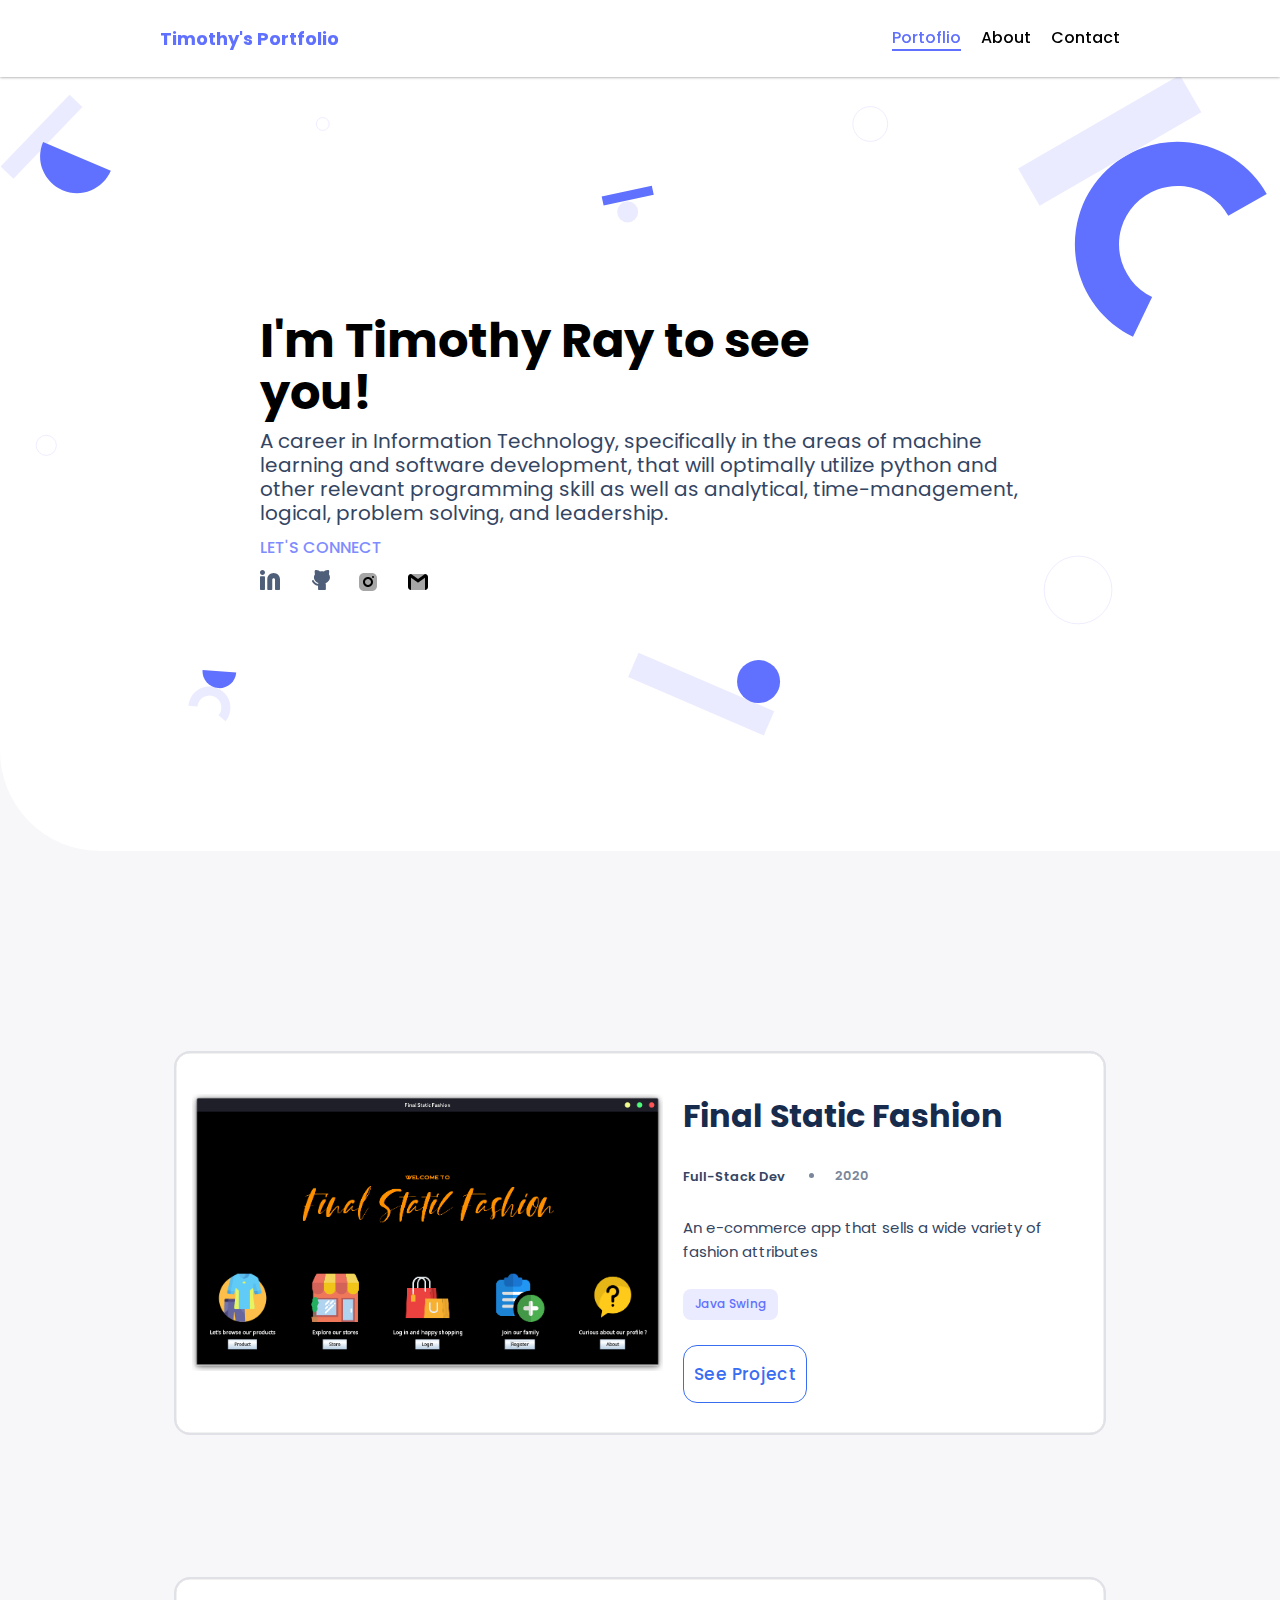
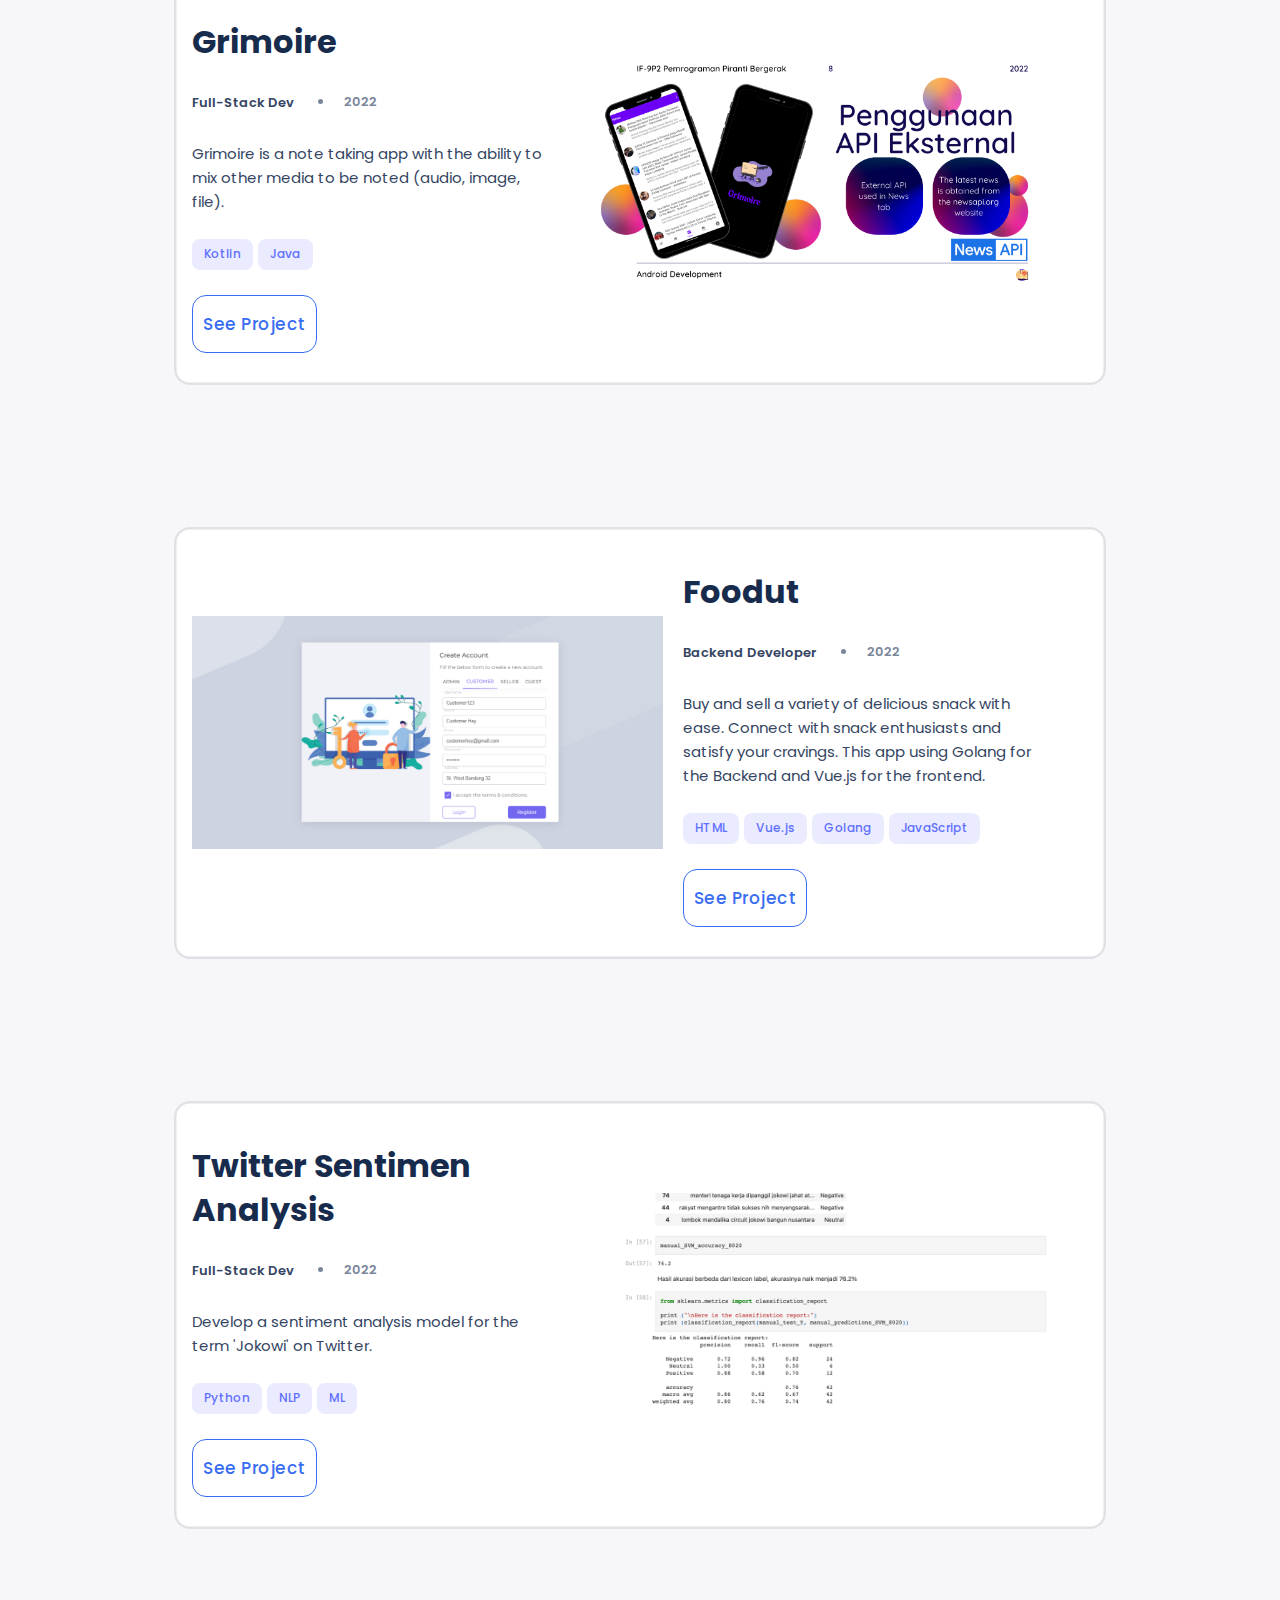
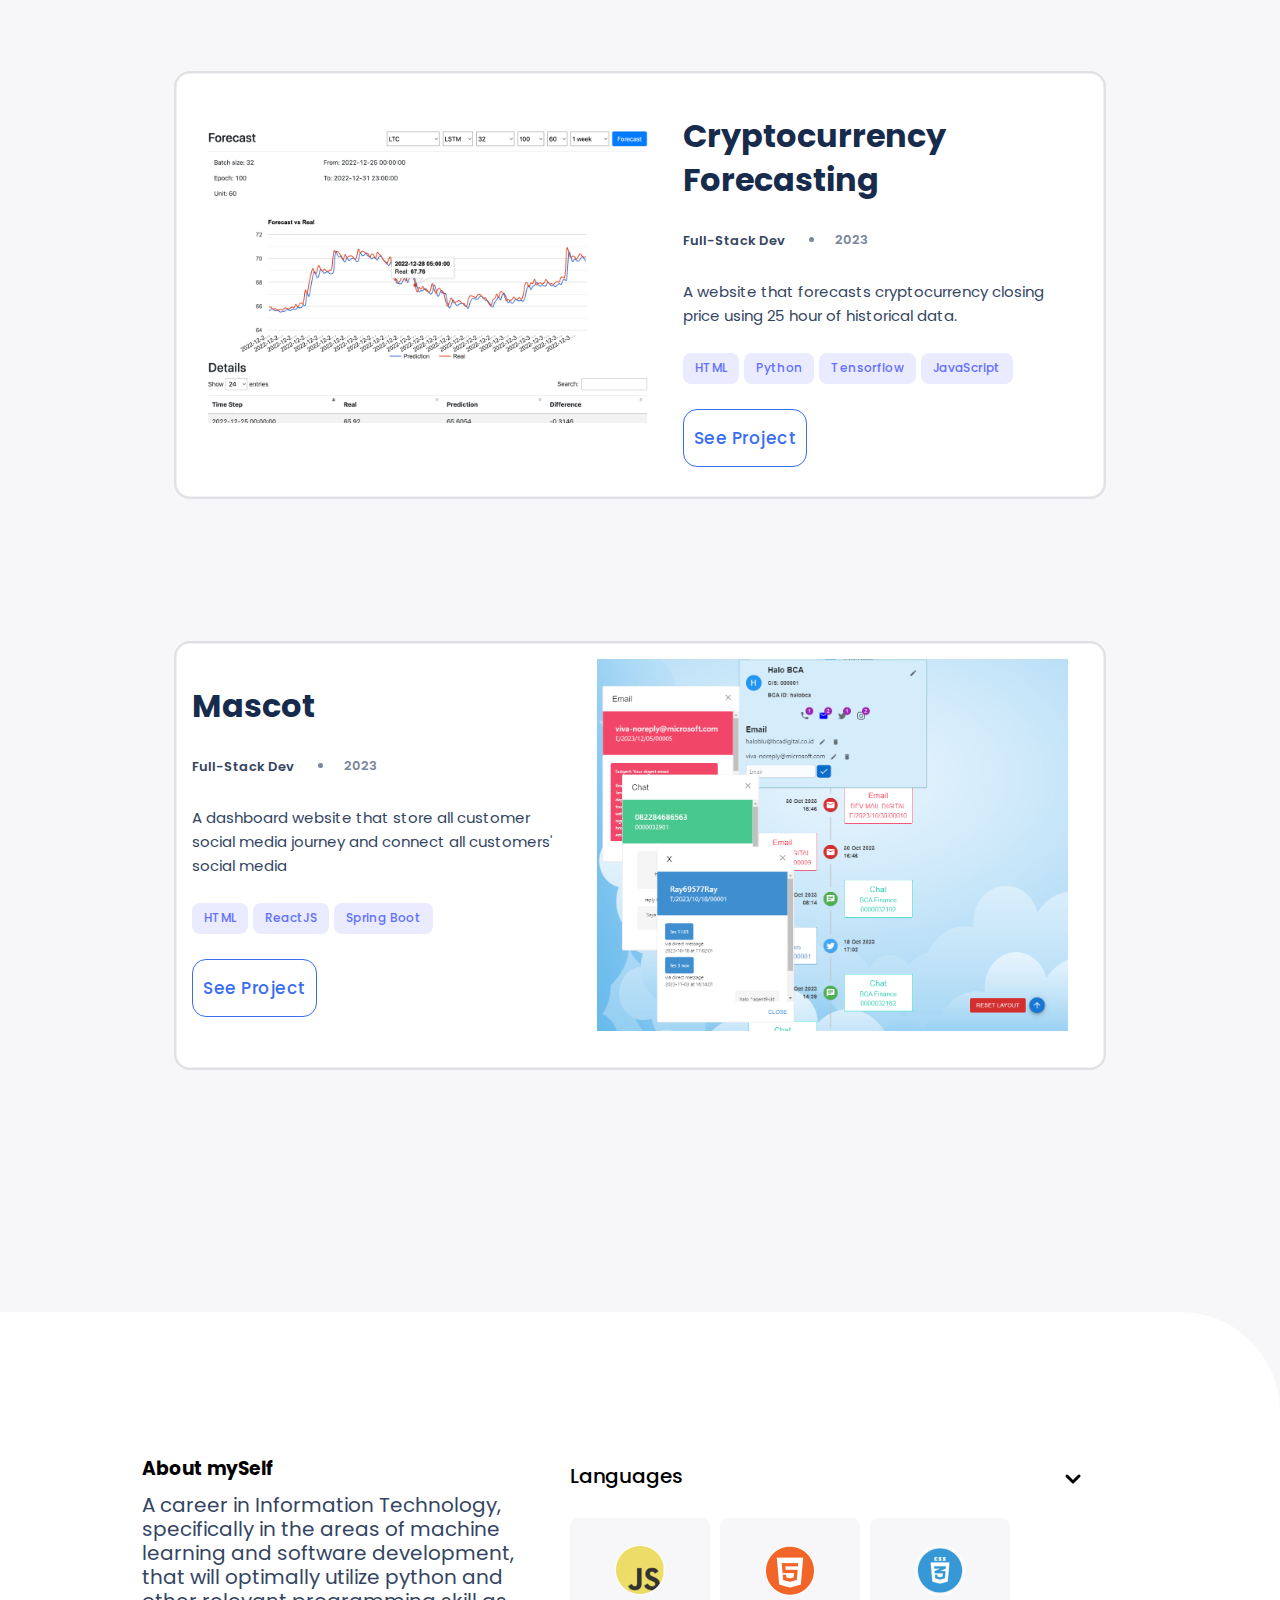
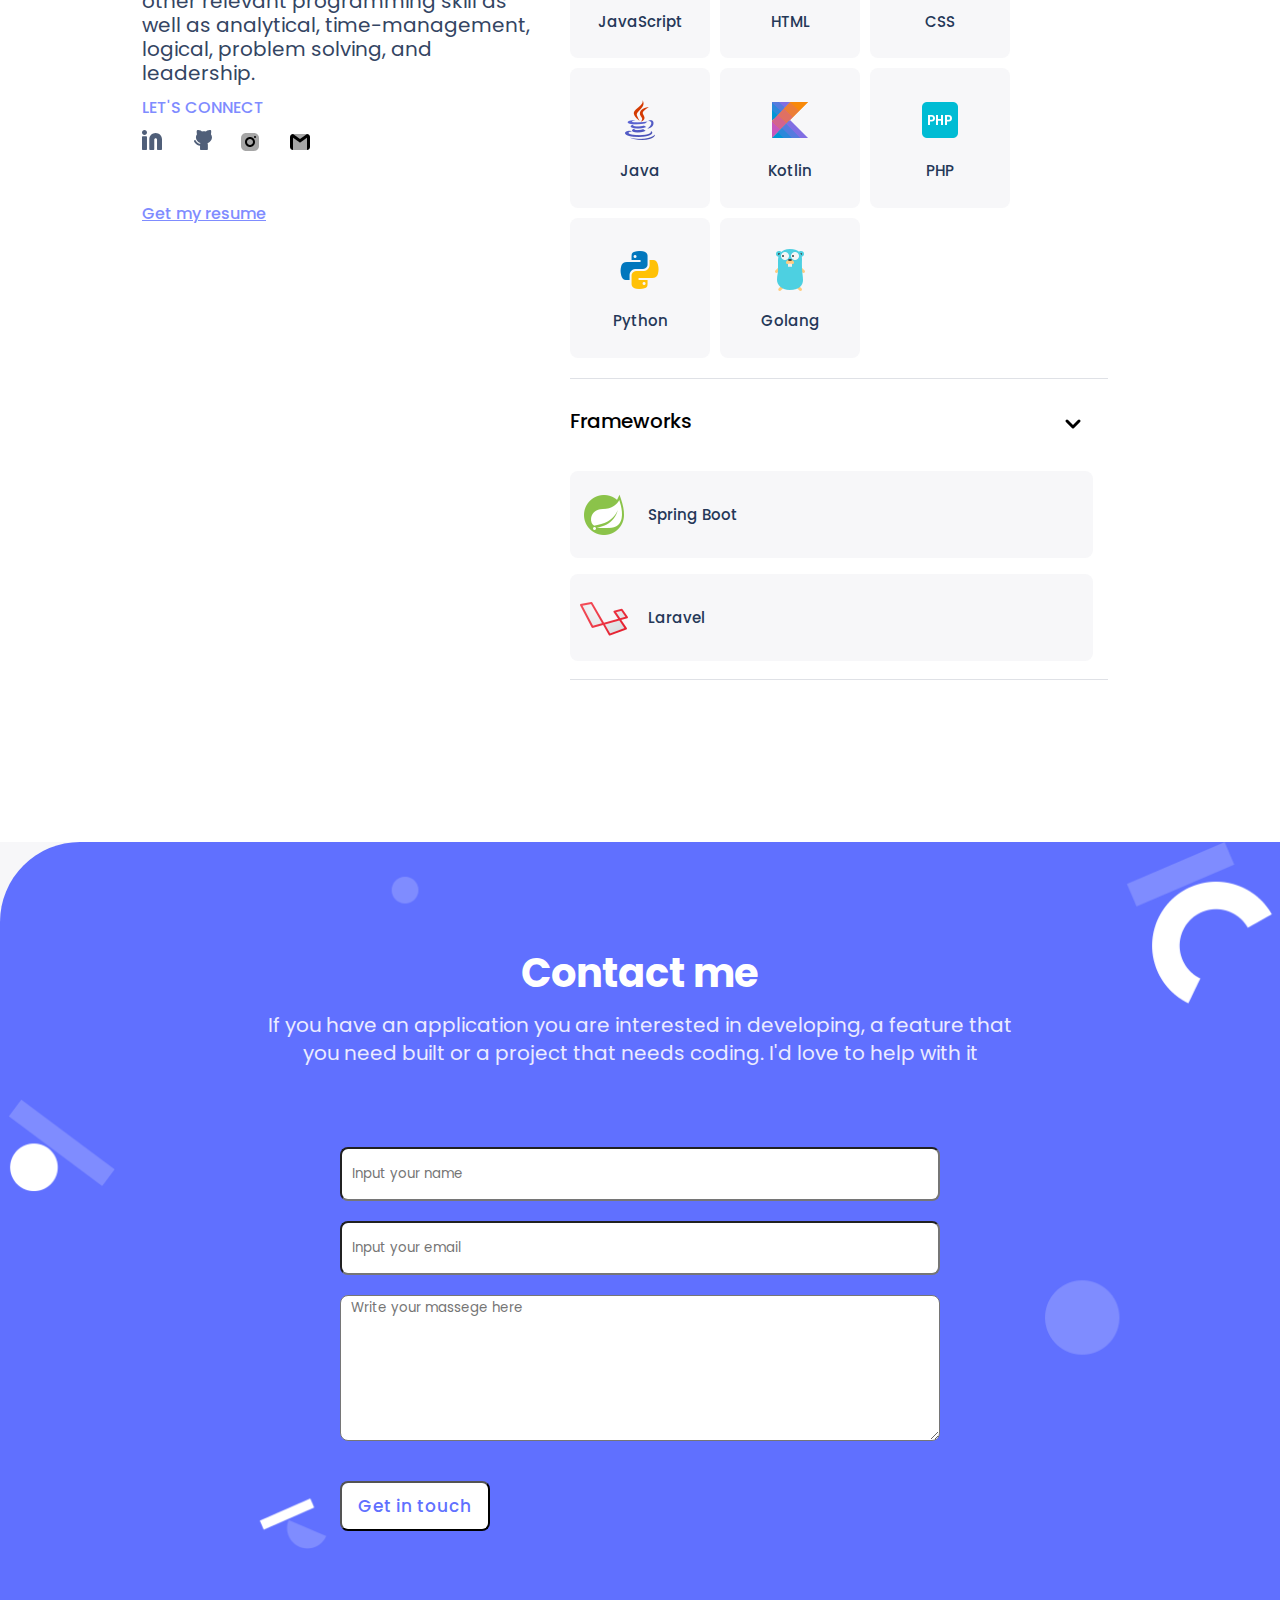
<file: index.html>
<!DOCTYPE html>
<html lang="en">
  <head>
    <meta charset="UTF-8" />
    <meta http-equiv="X-UA-Compatible" content="IE=edge" />
    <meta name="viewport" content="width=device-width, initial-scale=1.0" />
    <title>Timothy's Portfolio</title>
    <link rel="stylesheet" href="style.css" />
    <link rel="stylesheet" href="style2.css" />
  </head>

  <body>
    <div>
      <!--The nav bar-->
      <nav>
        <h3 class="logo pointer">Timothy's Portfolio</h3>
        <div>
          <ul id="desk-list">
            <li><a class="active pointer" href="#bio">Portoflio</a></li>
            <li><a class="pointer" href="#about-me">About</a></li>
            <li><a class="pointer" href="#contact">Contact</a></li>
          </ul>
          <img
            class="pointer"
            id="Union-menu"
            src="./assets/Union.svg"
            alt="Union"
          />
        </div>
      </nav>
      <div id="menu-navs" class="hidden">
        <div><span id="nav-button-close">&#x2715;</span></div>
        <ul>
          <li><a href="#bio">Portoflio</a></li>
          <li><a href="#projects">About</a></li>
          <li><a href="#about-me">Contact</a></li>
        </ul>
      </div>
      <!--The main section-->
      <main>
        <section id="bio">
          <h1>I'm Timothy Ray to see you!</h1>
          <p>
            A career in Information Technology, specifically in the areas of machine learning and software
            development, that will optimally utilize python and other relevant programming skill as well as
            analytical, time-management, logical, problem solving, and leadership.
          </p>

          <a class="pointer btn-action">LET'S CONNECT</a>

          <ul class="socials">
            <!-- <li class="pointer">
              <img src="./assets/twitter.svg" alt="Twitter" />
            </li> -->
            <li class="pointer">
              <a href="https://www.linkedin.com/in/timothyray1802/"><img src="./assets/Linkedin.svg" alt="Linkedin" /><a>
            </li>
            <li class="pointer">
              <a href="https://github.com/TimothyRay18"><img src="./assets/github.svg" alt="Github" /></a>
            </li>
            <li class="pointer">
              <a href="https://www.instagram.com/timothyray_/"><img src="./assets/icons8-instagram.svg" alt="Instagram"/></a>
            </li>
            <li class="pointer">
              <a href="mailto:timothy.ray1802@gmail.com"><img src="./assets/icons8-gmail-24.png" alt="Gmail"/></a>
            </li>
          </ul>
        </section>
      </main>
      <!--Project section-->

      <div id="pop-up" class="hidden" >
        <div>
          <div id="popup-head">
            <h2>Final Static Fashion</h2>
            <span>&#x2715;</span>
          </div>

          <ul>
            <li>Java</li>
            <li>Full-Stack Dev</li>
            <li>2020</li>
          </ul>
          <div id="popup-img">
            <img src="../assets/Final Static Fashion.png" alt="Final Static Fashion" />
          </div>

          <div id="popup-details">
            <p>
              A daily selection of privately personalized reads; no accounts or
              sign-ups required. Lorem ipsum dolor sit amet consectetur
              adipisicing elit. Explicabo delectus facere unde sapiente, quasi
              corporis aspernatur facilis asperiores pariatur in porro!
              Sapiente, esse? Aspernatur nesciunt quod possimus.
            </p>

            <div>
              <menu>
              </menu>
              <div id="popup-demo">
                <a class="btn-action" target="_blank">
                  <span>
                    See Source
                  </span>
                  <svg
                    width="18"
                    height="20"
                    viewBox="0 0 18 20"
                    fill="none"
                    xmlns="http://www.w3.org/2000/svg"
                  >
                    <path
                      d="M17.9989 7.46114C17.9989 6.32124 17.6329 5.25043 16.9342 4.31779C17.2004 3.41969 17.2669 2.27979 17.2004 0.967185C17.1671 0.414508 16.7345 0 16.2022 0C15.9028 0 13.3741 0.0345423 11.9101 1.38169C10.6458 1.1399 9.31495 1.1399 8.01736 1.38169C6.58667 0.0345423 4.05802 0 3.7253 0C3.19296 0 2.76042 0.414508 2.72715 0.967185C2.62734 2.27979 2.72715 3.41969 2.99333 4.31779C2.29462 5.28497 1.92863 6.35579 1.92863 7.46114C1.92863 9.8791 3.7253 12.0553 6.45358 13.0915C6.35377 13.2988 6.28723 13.5406 6.22068 13.7824C3.32604 13.4715 1.9619 10.7427 1.89536 10.639C1.66246 10.1209 1.06357 9.91364 0.56449 10.19C0.0654144 10.4318 -0.134216 11.0535 0.131958 11.5717C0.198501 11.7444 2.02845 15.4404 6.05432 15.8549V18.9637C6.05432 19.5509 6.48686 20 7.05248 20H12.875C13.4406 20 13.8732 19.5509 13.8732 18.9637V14.8532C13.8732 14.2314 13.7401 13.6442 13.5072 13.1261C16.2022 12.0553 17.9989 9.91364 17.9989 7.46114Z"
                      fill="#6070FF"
                    />
                  </svg>
                </a>
              </div>
            </div>
          </div>
        </div>
      </div>

      <section id="projects">
        <div class="card">
          <div class="card-img">
            <img src="./assets/Final Static Fashion.png" alt="Final Static Fashion" />
          </div>

          <div class="details">
            <h2>Final Static Fashion</h2>
            <ul>
              <li>Full-Stack Dev</li>
              <li>2020</li>
            </ul>
            <p>
              An e-commerce app that sells a wide variety of fashion attributes
            </p>
            <menu>
              <li>Java Swing</li>
            </menu>
            <a class="btn-action">See Project</a>
          </div>
        </div>

        <div class="card">
          <div class="card-img">
            <img src="./assets/Grimoire.png" alt="Grimoire" />
          </div>

          <div class="details">
            <h2>Grimoire</h2>
            <ul>
              <li>Full-Stack Dev</li>
              <li>2022</li>
            </ul>
            <p>
              Grimoire is a note taking app with the ability to mix other media to be noted (audio, image, file).
            </p>
            <menu>
              <li>Kotlin</li>
              <li>Java</li>
            </menu>
            <a class="btn-action">See Project</a>
          </div>
        </div>

        <div class="card">
          <div class="card-img">
            <img src="./assets/Foodut.png" alt="Foodut" />
          </div>

          <div class="details">
            <h2>Foodut</h2>
            <ul>
              <li>Backend Developer</li>
              <li>2022</li>
            </ul>
            <p>
              Buy and sell a variety of delicious snack with ease. Connect with snack enthusiasts and satisfy your cravings. This app using Golang for the Backend and Vue.js for the frontend.
            </p>
            <menu>
              <li>HTML</li>
              <li>Vue.js</li>
              <li>Golang</li>
              <li>JavaScript</li>
            </menu>
            <a class="btn-action">See Project</a>
          </div>
        </div>

        <div class="card">
          <div class="card-img">
            <img src="./assets/sentiment Analysis.png" alt="Sentiment Analysis" />
          </div>

          <div class="details">
            <h2>Twitter Sentimen Analysis</h2>
            <ul>
              <li>Full-Stack Dev</li>
              <li>2022</li>
            </ul>
            <p>
              Develop a sentiment analysis model for the term 'Jokowi' on Twitter.
            </p>
            <menu>
              <li>Python</li>
              <li>NLP</li>
              <li>ML</li>
            </menu>
            <a class="btn-action">See Project</a>
          </div>
        </div>

        <div class="card">
          <div class="card-img">
            <img src="./assets/mainGUI.png" alt="Cryptocurrency Forecasting" />
          </div>

          <div class="details">
            <h2>Cryptocurrency Forecasting</h2>
            <ul>
              <li>Full-Stack Dev</li>
              <li>2023</li>
            </ul>
            <p>
              A website that forecasts cryptocurrency closing price using 25 hour of historical data.
            </p>
            <menu>
              <li>HTML</li>
              <li>Python</li>
              <li>Tensorflow</li>
              <li>JavaScript</li>
            </menu>
            <a class="btn-action">See Project</a>
          </div>
        </div>

        <div class="card">
          <div class="card-img">
            <img src="./assets/mascot2.png" alt="Mascot" />
          </div>

          <div class="details">
            <h2>Mascot</h2>
            <ul>
              <li>Full-Stack Dev</li>
              <li>2023</li>
            </ul>
            <p>
              A dashboard website that store all customer social media journey and connect all customers' social media
            </p>
            <menu>
              <li>HTML</li>
              <li>ReactJS</li>
              <li>Spring Boot</li>
            </menu>
            <a class="btn-action">See Project</a>
          </div>
        </div>
      </div>
      </section>
      <section id="about-me">
        <div id="about-myself">
          <h3>About mySelf</h3>
          <p>
            A career in Information Technology, specifically in the areas of machine learning and software
            development, that will optimally utilize python and other relevant programming skill as well as
            analytical, time-management, logical, problem solving, and leadership.
          </p>

          <a class="pointer btn-action">LET'S CONNECT</a>

          <ul class="socials">
            <li class="pointer">
              <a href="https://www.linkedin.com/in/timothyray1802/"><img src="./assets/Linkedin.svg" alt="Linkedin" /><a>
            </li>
            <li class="pointer">
              <a href="https://github.com/TimothyRay18"><img src="./assets/github.svg" alt="Github" /></a>
            </li>
            <li class="pointer">
              <a href="https://www.instagram.com/timothyray_/"><img src="./assets/icons8-instagram.svg" alt="Instagram"/></a>
            </li>
            <li class="pointer">
              <a href="mailto:timothy.ray1802@gmail.com""><img src="./assets/icons8-gmail-24.png" alt="Gmail"/></a>
            </li>
          </ul>
          <a href="https://drive.google.com/file/d/1KFwdiSHVFQGWGY9yA9Ug3cHKMwWco0MS/view?usp=sharingclass="btn btn-action">Get my resume</a>
        </div>

        <div id="about-myself-2">
          <ul id="lfs-section">
            <li id="languages">
              <h4>
                Languages
                <img src="./assets/down.svg" alt="Arrow" onclick="toggleList('languages')" />
              </h4>
              <ul id="languages-list">
                <li>
                  <img src="./assets/js.png" alt="js" />
                  <h6>JavaScript</h6>
                </li>
                <li>
                  <img src="./assets/html5.png" alt="html" />
                  <h6>HTML</h6>
                </li>
                <li>
                  <img src="./assets/css3.png" alt="css" />
                  <h6>CSS</h6>
                </li>
                <li>
                  <img src="./assets/icons8-java-48.png" alt="java" />
                  <h6>Java</h6>
                </li>
                <li>
                  <img src="./assets/icons8-kotlin-48.png" alt="kotlin" />
                  <h6>Kotlin</h6>
                </li>
                <li>
                  <img src="./assets/icons8-php-48.png" alt="php" />
                  <h6>PHP</h6>
                </li>
                <li>
                  <img src="./assets/icons8-python-48.png" alt="python" />
                  <h6>Python</h6>
                </li>
                <li>
                  <img src="./assets/icons8-golang-48.png" alt="golang" />
                  <h6>Golang</h6>
                </li>
              </ul>
            </li>
            <li id="frameworks">
              <h4>
                Frameworks
                <img src="./assets/down.svg" alt="Arrow" onclick="toggleList('frameworks')"/>
              </h4>
              <ul id="frameworks-list">
                <li>
                  <img src="./assets/icons8-spring-boot-48.png" alt="spring boot" />
                  <h6>Spring Boot</h6>
                </li>
                <li>
                  <img src="./assets/icons8-laravel-48.png" alt="laravel" />
                  <h6>Laravel</h6>
                </li>
              </ul>
            </li>
            <!-- <li id="skills">
              <h4>
                Skills
                <img src="./assets/down.svg" alt="Arrow" />
              </h4>
              <ul></ul>
            </li> -->
          </ul>
        </div>
      </section>
      <section id="contact">
        <div>
          <h2>Contact me</h2>
          <p>
            If you have an application you are interested in developing, a
            feature that you need built or a project that needs coding. I'd love
            to help with it
          </p>
        </div>

        <form action="https://formspree.io/f/mlezyjdr" method="post">
          <input
            name="Name"
            type="text"
            placeholder="Input your name"
            maxlength="30"
            required
          />
          <input
            name="Email"
            type="email"
            placeholder="Input your email"
            required
          />
          <textarea
            name="message"
            id="message"
            placeholder="Write your massege here"
            maxlength="500"
            required
          ></textarea>
          <small></small>
          <button type="submit">Get in touch</button>
        </form>
      </section>
    </div>
    <script src="./javascript/script.js"></script>
    <script src="./javascript/validation.js"></script>
  </body>
</html>

<script>
function toggleList(sectionId) {
  var listElement = document.getElementById(sectionId + '-list');
  listElement.style.display = listElement.style.display === 'none' ? 'flex' : 'none';
  }
</script>
</file>
<file: style.css>
/* variables */
@import url('https://fonts.googleapis.com/css2?family=Poppins:ital,wght@0,100;0,200;0,300;0,400;0,500;0,600;0,700;0,800;0,900;1,100;1,200;1,300;1,400;1,500;1,600;1,700;1,800;1,900&display=swap');

:root {
  --mainC: #6070ff;
  --secC: #344563;
  --sec2C: #7f8cff;
  --mainF: 'Poppins', cursive;
}

/* mobile styles */
* {
  margin: 0;
  font-family: var(--mainF);
}

html {
  scroll-behavior: smooth;
}

body {
  min-height: 100vh;
  background: #f7f7f9;
}

ul {
  list-style-type: none;
  display: flex;
  justify-content: space-between;
}

li {
  padding: 10px;
}

nav {
  display: flex;
  justify-content: space-between;
  padding: 15px 30px;
  background: white;
  position: fixed;
  top: 0;
  width: calc(100% - 60px);
  box-shadow: 0 0 3px gray;
  z-index: 2;
}

.logo {
  color: var(--mainC);
  font-weight: 700;
  font-size: 18px;
  padding: 10px;
}

.pointer {
  cursor: pointer;
}

.pointer:hover {
  color: var(--mainC) !important;
}

.active {
  color: var(--mainC) !important;
  border-bottom: 2px solid var(--mainC);
}

#desk-list {
  display: none;
}

#Union-menu {
  display: unset;
  padding: 18px;
}

main {
  border-bottom-left-radius: 100px;
  margin-bottom: 100px;
  padding: 100px 40px 80px 40px;
  background: white url('./assets/Header.svg') no-repeat;
  background-size: contain;
  margin-top: 75px;
}

h1 {
  margin-right: 80px;
  font-weight: 700;
  font-size: 40px;
  line-height: 52px;
}

p {
  margin: 10px 0;
  font-weight: 400;
  font-size: 16px;
  line-height: 24px;
  color: var(--secC);
}

a {
  font-weight: 500;
  font-size: 16px;
  line-height: 24px;
  color: var(--sec2C);
}

.socials {
  width: 180px;
  padding: 0;
  margin-bottom: 30px;
}

.socials :nth-child(1) {
  padding-left: 0;
}

#projects {
  display: flex;
  flex-direction: column;
  align-items: center;
  padding: 50px 25px;
}

.card {
  display: flex;
  flex-direction: column;
  max-width: 330px;
  background: #fff;
  border: 2px solid #dfe1e6;
  border-radius: 16px;
  box-shadow: 0 0 0.5px 0.25px inset #c8c6c6;
  padding: 16px 16px 30px 16px;
  margin-bottom: 90px;
  transition: all ease-in-out 0.2s;
}

.card > div > img {
  width: 100%;
  transition: all ease-in-out 0.2s;
}

.details {
  display: flex;
  flex-direction: column;
  gap: 20px;
}

.details > h2 {
  font-weight: 700;
  font-size: 32px;
  line-height: 44px;
  color: #172b4d;
}

.details > ul {
  list-style-type: unset;
  font-weight: 600;
  font-size: 13px;
  line-height: 16px;
  color: #7a869a;
  justify-content: flex-start;
}

.details > ul > li {
  margin-left: 30px;
}

.details > ul :nth-child(1) {
  font-weight: 600;
  font-size: 13px;
  line-height: 18px;
  color: #344563;
  margin-left: -50px;
  list-style-type: none;
}

.details > p {
  font-weight: 400;
  font-size: 15px;
  line-height: 24px;
  color: #344563;
  padding-right: 23px;
  margin: 0;
}

.details > menu {
  font-weight: 500;
  font-size: 12px;
  line-height: 16px;
  letter-spacing: 0.03em;
  color: #6070ff;
  padding: 0;
}

.details > menu > li {
  padding: 7px 12px 0;
  margin: 5px 5px 5px 0;
  height: 24px;
  background: #ebebff;
  border-radius: 8px;
  text-align: center;
  float: left;
  list-style-type: none;
}

.details > a {
  border: 1px solid #396df2;
  border-radius: 14px;
  font-size: 17px;
  text-align: center;
  letter-spacing: 0.03em;
  color: #396df2;
  width: -webkit-fit-content;
  width: -moz-fit-content;
  width: fit-content;
  padding: 16px 10px;
}

#about-me {
  background: white;
  border-top-right-radius: 100px;
  display: flex;
  flex-direction: column;
  padding: 100px 40px 80px 40px;
}

.btn {
  border: 1px solid #396df2;
  border-radius: 16px;
  font-size: 17px;
  padding: 15px 10px;
  width: -webkit-fit-content;
  width: -moz-fit-content;
  width: fit-content;
  text-align: center;
  letter-spacing: 0.03em;
  color: #396df2;
}

#lfs-section {
  margin-top: 50px;
  flex-direction: column;
  padding: 0;
}

#lfs-section > li > h4 {
  font-weight: 500;
  font-size: 20px;
  line-height: 24px;
  position: relative;
}

.card:hover img {
  transform: scale(1.05);
}

#lfs-section > li > h4 > img {
  width: 30px;
  position: absolute;
  right: 20px;
}

#lfs-section > li > ul {
  padding: 0 15px 0 0;
  flex-direction: column;
  flex-wrap: wrap;
  margin-top: 30px;
}

#lfs-section > li {
  margin: 20px 0;
  border-bottom: 1px solid #dfe1e6;
  padding: 10px 0;
}

#lfs-section > li > ul > li {
  height: 66.72px;
  background: #f7f7f9;
  border-radius: 8px;
  padding: 10px;
  margin: 8px 0;
  display: flex;
  align-items: center;
}

#lfs-section > li > ul > li > h6 {
  font-weight: 500;
  font-size: 15px;
  line-height: 20px;
  display: flex;
  color: #253858;
  margin-left: 20px;
}

#contact {
  background: #6070ff url('./assets/contactbg.png') no-repeat;
  background-size: contain;
  border-top-left-radius: 80px;
  display: flex;
  flex-direction: column;
  align-content: center;
  text-align: center;
  color: white;
}

#contact > div > h2 {
  margin-top: 105px;
  font-weight: 700;
  font-size: 40px;
  line-height: 52px;
}

#contact > div > p {
  margin: 12px 24px 0 24px;
  font-weight: 400;
  font-size: 20px;
  line-height: 28px;
  color: #ebebff;
}

#contact > form {
  margin: 80px auto;
  display: flex;
  flex-direction: column;
  gap: 20px;
  width: calc(100% - 48px);
}

#contact > form > input {
  height: 48px;
  border-radius: 8px;
  padding-left: 10px;
}

#message {
  height: 140px;
  border-radius: 8px;
  padding-left: 10px;
  color: gray;
}

form > button {
  width: 150px;
  height: 50px;
  background-color: white;
  color: #6070ff;
  font-weight: 500;
  font-size: 17px;
  line-height: 24px;
  letter-spacing: 0.03em;
  border-radius: 8px;
  transition: all ease-in-out 0.2s;
}

form > button:hover {
  border: 1px solid #ebebff;
  background: #6070ff;
  color: white;
}

/* hovers and active */
.btn-action {
  transition: all ease-in-out 0.2s;
  cursor: pointer;
}

.btn-action:hover {
  color: white;
  background: #6070ff;
  box-shadow: 0 8px 16px rgba(64, 83, 252, 0.24);
}

.btn-action:active {
  color: white;
  background: #2230d2;
}

.card:hover {
  border: 2px solid #a7aeff;
}

.card:hover .btn-action {
  color: white;
  background: #6070ff;
  box-shadow: 0 8px 16px rgba(64, 83, 252, 0.24);
}

.card:active .btn-action {
  color: white;
  background: #2230d2;
}

#desk-list > li > a {
  text-decoration: none;
  color: black;
}

/* tablet */
@media screen and (min-width: 900px) {
  #desk-list {
    display: flex;
    min-width: 200px;
  }

  #Union-menu {
    display: none;
  }

  h1 {
    font-size: 44px;
    max-width: 400px;
  }

  main {
    padding: 200px 100px 150px 100px;
  }

  p {
    font-size: 20px;
  }

  #projects {
    padding: 100px 50px;
  }

  .card {
    max-width: calc(100% - 100px);
    flex-direction: row;
  }

  .card-img {
    width: 55%;
    padding-right: 20px;
    margin: auto;
  }

  .details {
    width: 45%;
    padding-right: 20px;
    padding-top: 25px;
  }

  #projects :nth-child(2n) > .details {
    order: 1;
  }

  #projects :nth-child(2n) > .card-img {
    order: 2;
  }

  #about-me {
    flex-direction: row;
  }

  #about-myself {
    width: 40%;
  }

  #lfs-section {
    margin: 0;
    padding: 0 30px;
    max-width: 100%;
  }

  #lfs-section > li {
    margin: 0 0 20px 0;
  }

  #about-myself-2 {
    width: 60%;
  }

  #languages > ul {
    flex-direction: row !important;
    justify-content: flex-start;
  }

  #languages > ul > li {
    flex-direction: column !important;
    margin: 0 10px 10px 0 !important;
    width: 120px;
    height: 120px !important;
    justify-content: space-evenly;
  }

  #languages > ul > li > h6 {
    margin: 0 !important;
  }

  #contact {
    align-items: center;
  }

  #contact > div {
    max-width: 700px;
  }

  #contact > form {
    max-width: 500px;
  }
}

/* desktops */
@media screen and (min-width: 1200px) {
  nav {
    padding: 15px 150px;
    width: calc(100% - 300px);
  }

  main {
    padding: 240px 260px 210px 260px;
  }

  h1 {
    font-size: 48px;
    margin-right: 170px;
    max-width: 600px;
  }

  .card {
    max-width: calc(100% - 284px);
    margin-bottom: 142px;
  }

  #about-me {
    padding: 142px;
  }

  #contact > div {
    max-width: 800px;
  }

  #contact > form {
    max-width: 600px;
  }
}
</file>
<file: style2.css>
#menu-navs {
  position: fixed;
  height: 100vh;
  width: 100%;
  top: 0;
  z-index: 3;
  background: #6070ff;
  mix-blend-mode: multiply;
  -webkit-backdrop-filter: blur(7px);
  backdrop-filter: blur(7px);
}

#menu-navs > ul {
  flex-direction: column;
  margin: 50px 28px;
}

#popup-demo > a {
  flex-grow: 1;
  padding: 10px;
  border-radius: 10px;
  border: 1px solid #dfe1e6;
  box-sizing: border-box;
  display: flex;
  justify-content: center;
  gap: 5px;
}

#menu-navs > ul > li > a {
  font-weight: 600;
  font-size: 32px;
  line-height: 44px;
  color: #fff !important;
  text-decoration: none;
}

#menu-navs > div {
  display: flex;
  justify-content: end;
  margin: 30px 30px;
  font-size: 25px;
  color: white;
}

.hidden {
  display: none;
}

#pop-up {
  position: fixed;
  height: 100vh;
  width: 100%;
  top: 0;
  background: #80808096;
  z-index: 5;
  padding: 30px 20px;
}

#pop-up > div {
  background: white;
  height: 90%;
  border-radius: 16px;
  padding: 10px;
  width: calc(100% - 60px);
  display: flex;
  flex-direction: column;
  gap: 5px;
  overflow: hidden;
}

#popup-img {
  width: 100%;
  max-width: 400px;
  margin: 0 auto;
}

#popup-img > img {
  width: 100%;
}

#popup-head {
  display: flex;
  justify-content: space-between;
}

#popup-head > span {
  font-size: 24px;
  margin: 3px;
}

#popup-head > h2 {
  font-weight: 700;
  font-size: 28px;
  line-height: 44px;
  color: #172b4d;
}

#pop-up > div > ul {
  list-style-type: unset;
  font-weight: 600;
  font-size: 13px;
  line-height: 16px;
  color: #7a869a;
  justify-content: flex-start;
}

#pop-up > div > ul > li {
  margin-left: 30px;
}

#pop-up > div > ul :nth-child(1) {
  font-weight: 600;
  font-size: 13px;
  line-height: 18px;
  color: #344563;
  margin-left: -50px;
  list-style-type: none;
}

#popup-details {
  overflow: scroll;
}

#popup-details > p {
  font-weight: 400;
  font-size: 15px;
  line-height: 24px;
  color: #344563;
  padding-right: 23px;
  margin: 0;
}

#popup-details > div > menu {
  font-weight: 500;
  font-size: 12px;
  line-height: 16px;
  letter-spacing: 0.03em;
  color: #6070ff;
  padding: 10px 0 20px 0;
  border-bottom: 1px solid #ebecf0;
}

#popup-details > div > menu > li {
  padding: 7px 12px 0;
  margin: 5px 5px 5px 0;
  height: 24px;
  background: #ebebff;
  border-radius: 8px;
  text-align: center;
  float: left;
  list-style-type: none;
}

#popup-details > div {
  display: flex;
  flex-direction: column;
}

#popup-demo {
  margin: 20px 0;
  display: flex;
  gap: 10px;
}

#popup-demo svg {
  margin-top: 3px;
}

#popup-demo > a > span {
  padding-bottom: 5px;
}

@media screen and (min-width: 650px) {
  #pop-up {
    padding: 20px 142px;
  }

  #pop-up > div {
    border-radius: 28px;
    width: calc(100% - 284px);
  }

  #popup-details {
    display: flex;
    margin-top: 30px;
  }

  #popup-img {
    max-width: unset;
    height: 50vh;
    overflow: hidden;
    border-radius: 20px;
  }

  #popup-img > img {
    -o-object-fit: cover;
    object-fit: cover;
    background-size: cover;
    height: 100%;
  }

  #popup-details > p {
    width: 70%;
  }

  #popup-head > span {
    margin: 8px;
    cursor: pointer;
  }
}
</file>
